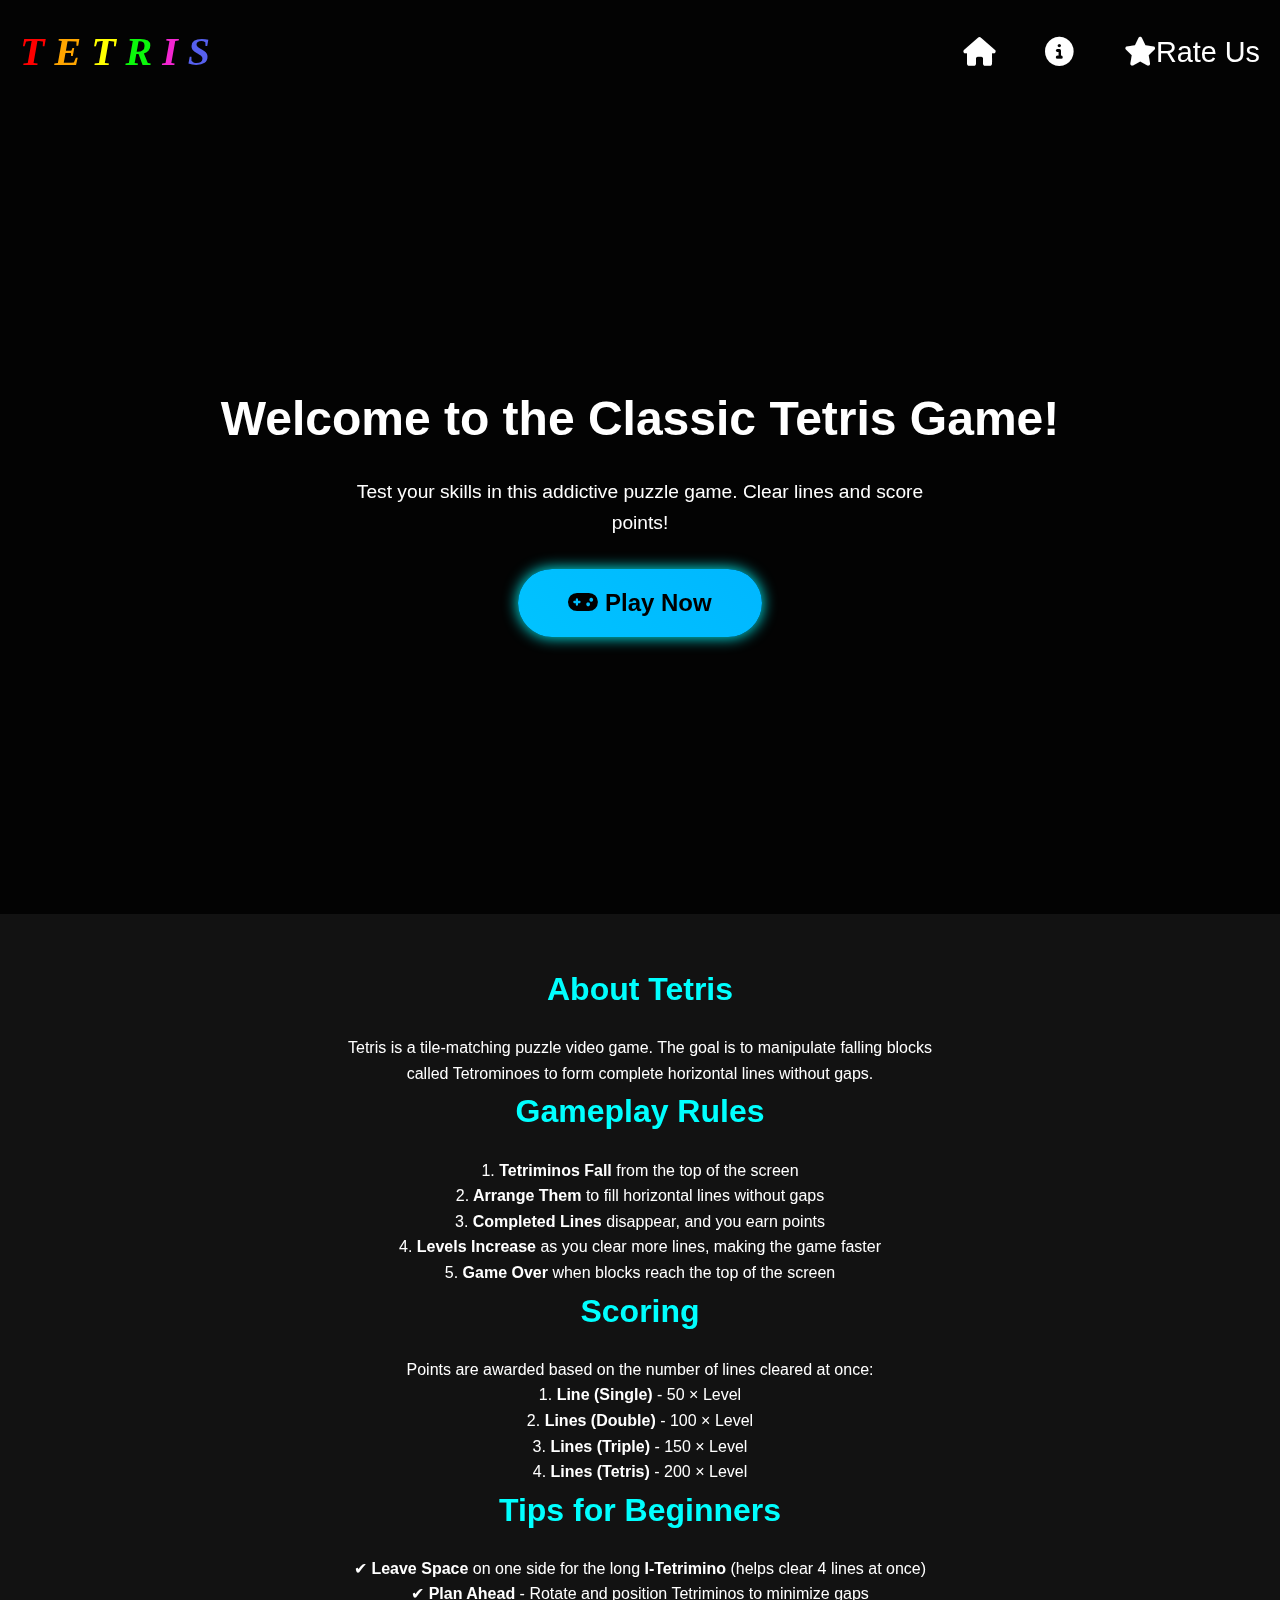
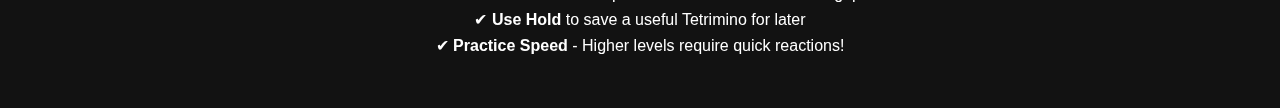
<file: index.html>
<!DOCTYPE html>
<html lang="en">
<head>
  <meta charset="UTF-8" />
  <meta name="viewport" content="width=device-width, initial-scale=1.0"/>
  <title>Tetris Game</title>
  <link rel="stylesheet" href="home.css" />
   <link rel="stylesheet" href="https://cdnjs.cloudflare.com/ajax/libs/font-awesome/6.4.0/css/all.min.css">
</head>
<body>
   <div class="video-background">
        <div class="video-foreground">
            <iframe src="https://www.youtube.com/embed/uFgTk481av4?autoplay=1&loop=1&playlist=uFgTk481av4&mute=1&controls=0&disablekb=1&fs=0&modestbranding=1" 
                    frameborder="0" 
                    allow="autoplay; encrypted-media" 
                    allowfullscreen></iframe>
        </div>
    </div>
  <header>
    <nav class="navbar">
      <div class="logo">
        <span style="color: red;">T</span>
      <span style="color: orange;">E</span>
    <span style="color: yellow;">T</span>
  <span style="color: rgb(11, 248, 11);">R</span>
<span style="color: rgb(243, 38, 209);">I</span>
<span style="color: rgb(86, 96, 238);">S</span></div>
      <div class="menu-icon" onclick="toggleMenu()">&#9776;</div>
      <ul class="nav-links" id="navLinks">
        <li><a href="index.html"><i class="fa-solid fa-house"></i></a></li>
        <li><a href="#about"><i class="fas fa-info-circle"></i></a></li>
        <li><a href="rate.html"><i class="fas fa-star"></i>Rate Us</a></li>
      </ul>
    </nav>
  </header>

  <section class="hero">
    <div class="overlay"></div>
    <div class="hero-content">
      <h2>Welcome to the Classic Tetris Game!</h2>
      <p>Test your skills in this addictive puzzle game. Clear lines and score points!</p>
      <a href="tertis.html" class="play-btn"><i class="fas fa-gamepad"></i> Play Now</a>
    </div>
  </section>

  <section id="about" class="about">
    <h2>About Tetris</h2>
    <p>Tetris is a tile-matching puzzle video game. The goal is to manipulate falling blocks called Tetrominoes to form complete horizontal lines without gaps.</p>
    <h2>Gameplay Rules</h2>
    <ol>
        <p>1.<strong> Tetriminos Fall</strong> from the top of the screen</p>
        <p>2.<strong> Arrange Them</strong> to fill horizontal lines without gaps</p>
        <p>3.<strong> Completed Lines</strong> disappear, and you earn points</p>
        <p>4.<strong> Levels Increase</strong> as you clear more lines, making the game faster</p>
        <p>5.<strong> Game Over</strong> when blocks reach the top of the screen</p>
    </ol>
    
    <h2>Scoring</h2>
    <div class="scoring">
        <p>Points are awarded based on the number of lines cleared at once:</p>
        <ul>
           <p> 1.<strong> Line (Single)</strong> - 50 × Level</p>
           <p> 2.<strong> Lines (Double)</strong> - 100 × Level</p>
           <p> 3.<strong> Lines (Triple)</strong> - 150 × Level</p>
            <p>4.<strong> Lines (Tetris)</strong> - 200 × Level</p>
        </ul>
    </div>
    
    <h2>Tips for Beginners</h2>
    <div class="tips">
        <p>✔ <strong>Leave Space</strong> on one side for the long <strong>I-Tetrimino</strong> (helps clear 4 lines at once)</p>
        <p>✔ <strong>Plan Ahead</strong> - Rotate and position Tetriminos to minimize gaps</p>
        <p>✔ <strong>Use Hold</strong> to save a useful Tetrimino for later</p>
        <p>✔ <strong>Practice Speed</strong> - Higher levels require quick reactions!</p>
    </div>
    
  </section>

  
  <script>
    function toggleMenu() {
      document.getElementById("navLinks").classList.toggle("show");
    }
  </script>
</body>
</html>
</file>
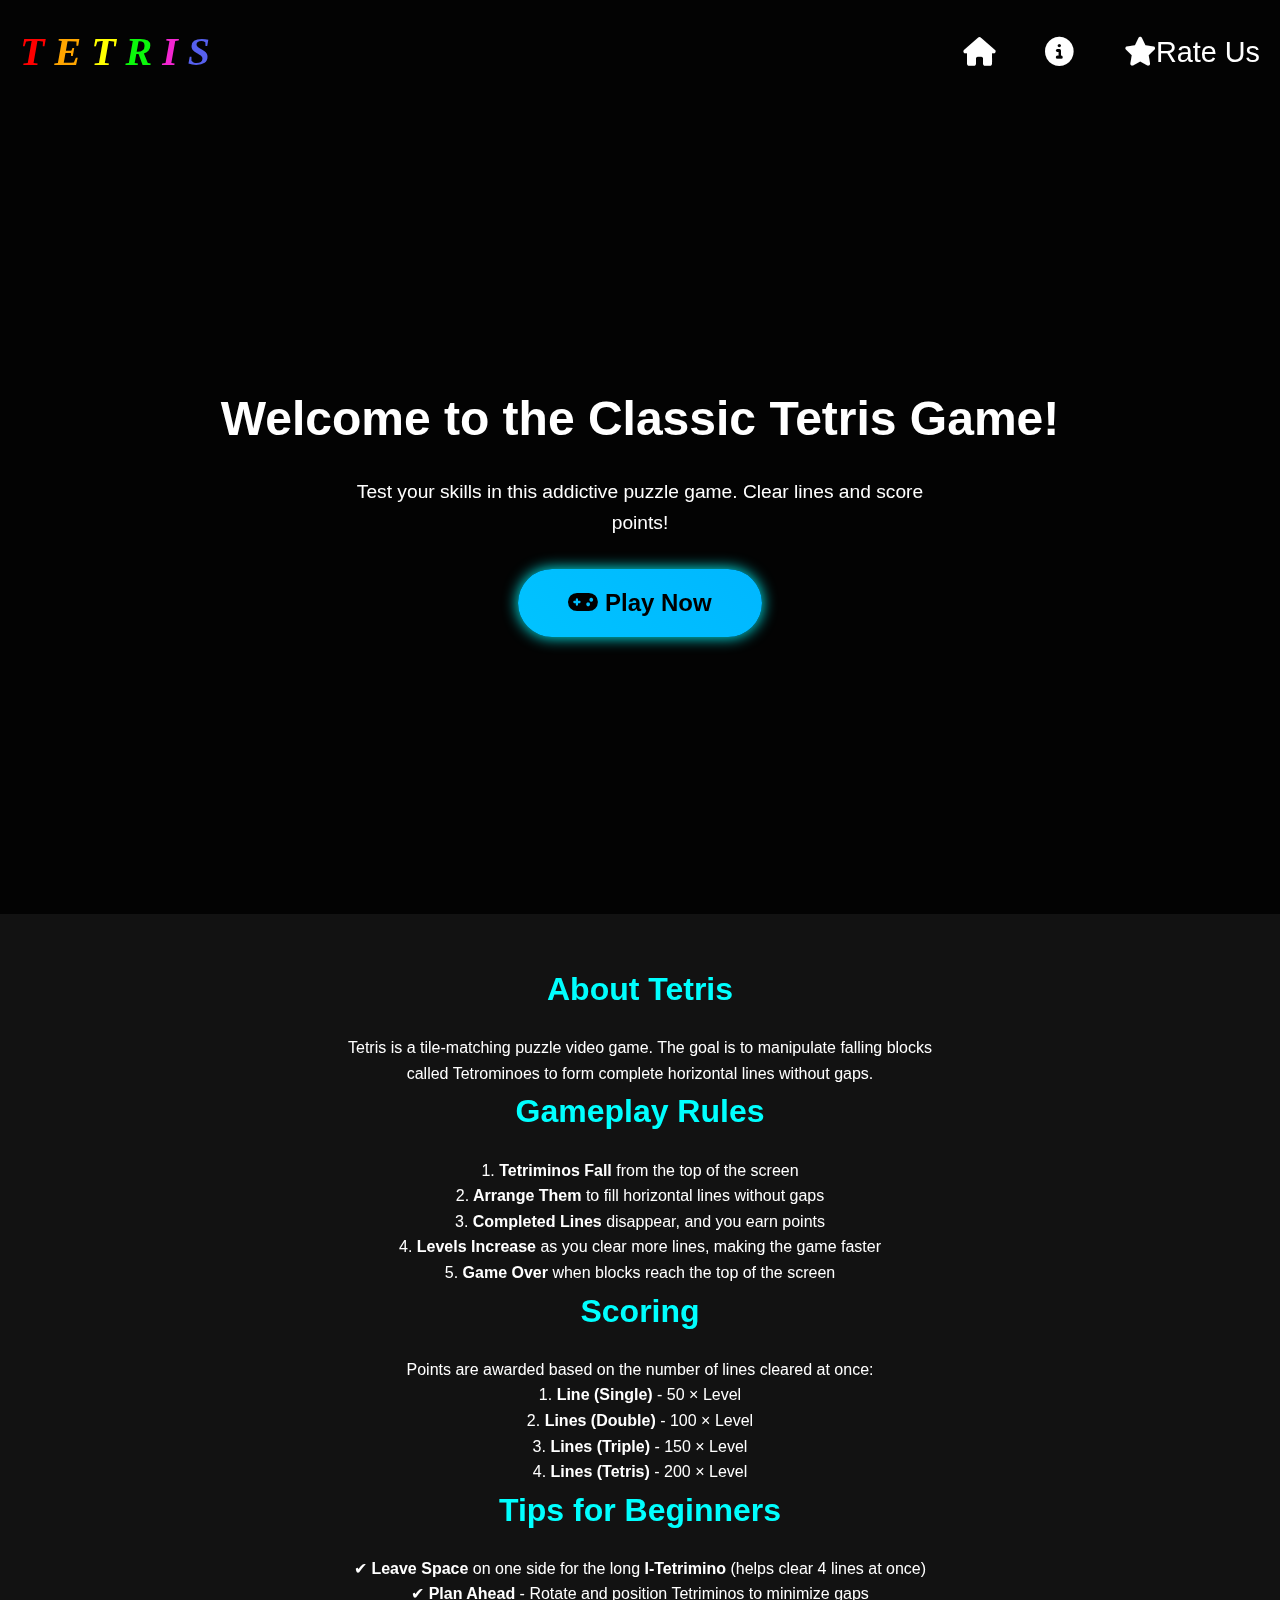
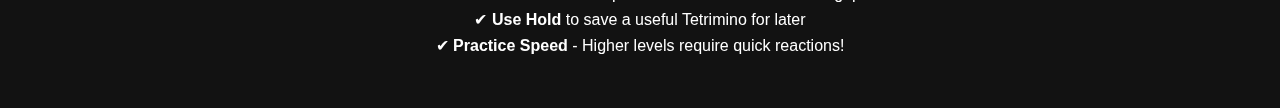
<file: home.html>
<!DOCTYPE html>
<html lang="en">
<head>
  <meta charset="UTF-8" />
  <meta name="viewport" content="width=device-width, initial-scale=1.0"/>
  <title>Tetris Game</title>
  <link rel="stylesheet" href="home.css" />
   <link rel="stylesheet" href="https://cdnjs.cloudflare.com/ajax/libs/font-awesome/6.4.0/css/all.min.css">
</head>
<body>
    <div class="video-background">
        <div class="video-foreground">
            <iframe src="https://www.youtube.com/embed/uFgTk481av4?autoplay=1&loop=1&playlist=uFgTk481av4&mute=1&controls=0&disablekb=1&fs=0&modestbranding=1" 
                    frameborder="0" 
                    allow="autoplay; encrypted-media" 
                    allowfullscreen></iframe>
        </div>
    </div>
  <header>
    <nav class="navbar">
      <div class="logo">
        <span style="color: red;">T</span>
      <span style="color: orange;">E</span>
    <span style="color: yellow;">T</span>
  <span style="color: rgb(11, 248, 11);">R</span>
<span style="color: rgb(243, 38, 209);">I</span>
<span style="color: rgb(86, 96, 238);">S</span></div>
      <div class="menu-icon" onclick="toggleMenu()">&#9776;</div>
      <ul class="nav-links" id="navLinks">
        <li><a href="home.html"><i class="fa-solid fa-house"></i></a></li>
        <li><a href="#about"><i class="fas fa-info-circle"></i></a></li>
        <li><a href="rate.html"><i class="fas fa-star"></i>Rate Us</a></li>
      </ul>
    </nav>
  </header>

  <section class="hero">
    <div class="overlay"></div>
    <div class="hero-content">
      <h2>Welcome to the Classic Tetris Game!</h2>
      <p>Test your skills in this addictive puzzle game. Clear lines and score points!</p>
      <a href="tertis.html" class="play-btn"><i class="fas fa-gamepad"></i> Play Now</a>
    </div>
  </section>

  <section id="about" class="about">
    <h2>About Tetris</h2>
    <p>Tetris is a tile-matching puzzle video game. The goal is to manipulate falling blocks called Tetrominoes to form complete horizontal lines without gaps.</p>
    <h2>Gameplay Rules</h2>
    <ol>
        <p>1.<strong> Tetriminos Fall</strong> from the top of the screen</p>
        <p>2.<strong> Arrange Them</strong> to fill horizontal lines without gaps</p>
        <p>3.<strong> Completed Lines</strong> disappear, and you earn points</p>
        <p>4.<strong> Levels Increase</strong> as you clear more lines, making the game faster</p>
        <p>5.<strong> Game Over</strong> when blocks reach the top of the screen</p>
    </ol>
    
    <h2>Scoring</h2>
    <div class="scoring">
        <p>Points are awarded based on the number of lines cleared at once:</p>
        <ul>
           <p> 1.<strong> Line (Single)</strong> - 50 × Level</p>
           <p> 2.<strong> Lines (Double)</strong> - 100 × Level</p>
           <p> 3.<strong> Lines (Triple)</strong> - 150 × Level</p>
            <p>4.<strong> Lines (Tetris)</strong> - 200 × Level</p>
        </ul>
    </div>
    
    <h2>Tips for Beginners</h2>
    <div class="tips">
        <p>✔ <strong>Leave Space</strong> on one side for the long <strong>I-Tetrimino</strong> (helps clear 4 lines at once)</p>
        <p>✔ <strong>Plan Ahead</strong> - Rotate and position Tetriminos to minimize gaps</p>
        <p>✔ <strong>Use Hold</strong> to save a useful Tetrimino for later</p>
        <p>✔ <strong>Practice Speed</strong> - Higher levels require quick reactions!</p>
    </div>
    
  </section>

  
  <script>
    function toggleMenu() {
      document.getElementById("navLinks").classList.toggle("show");
    }
  </script>
</body>
</html>
</file>
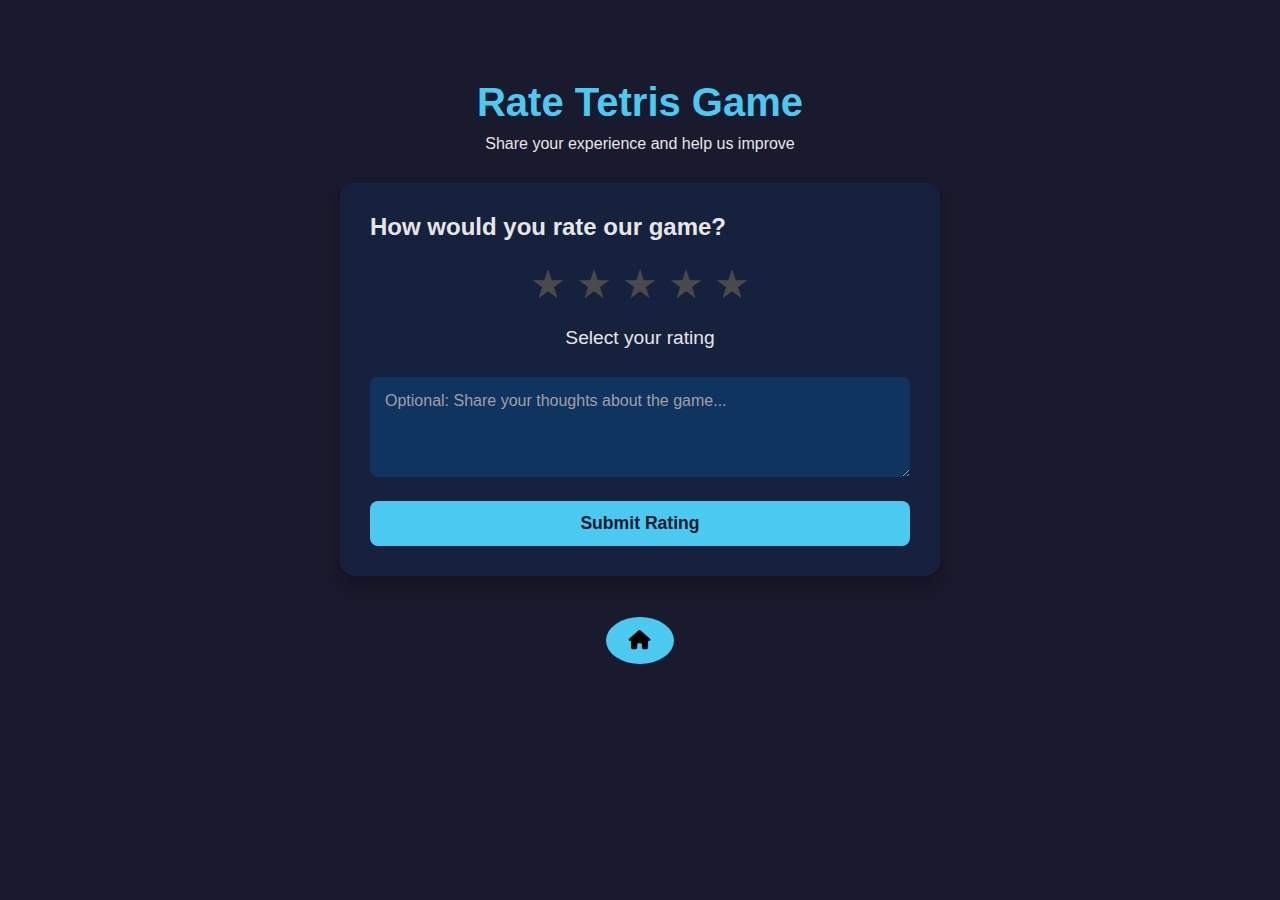
<file: rate.html>
<!DOCTYPE html>
<html lang="en">
<head>
    <meta charset="UTF-8">
    <meta name="viewport" content="width=device-width, initial-scale=1.0">
    <title>Tetris Game - Rate Us</title>
     <link rel="stylesheet" href="https://cdnjs.cloudflare.com/ajax/libs/font-awesome/6.4.0/css/all.min.css">

    <link rel="stylesheet" href="rate.css">
    
</head>
<body>
    <header>
        <div>


        </div>
        <h1>Rate Tetris Game</h1>
        <p>Share your experience and help us improve</p>
    </header>

    <div class="rating-container">
        <h2>How would you rate our game?</h2>
        <div class="rating-stars">
            <div class="star" data-value="1">★</div>
            <div class="star" data-value="2">★</div>
            <div class="star" data-value="3">★</div>
            <div class="star" data-value="4">★</div>
            <div class="star" data-value="5">★</div>
        </div>
        <div class="rating-text">Select your rating</div>
        <textarea class="rating-feedback" placeholder="Optional: Share your thoughts about the game..."></textarea>
        <button class="submit-btn">Submit Rating</button>
    </div>
    <div><pre>


    </pre></div>
<div class="home-btn">
                    <a href="home.html" class="home-btn-btn"><i class="fa-solid fa-house"></i></a>
                    
                </div>
    </body>
    <script src="rate.js"></script>
</html>
</file>
<file: rate.css>
* {
            box-sizing: border-box;
            margin: 0;
            padding: 0;
            font-family: 'Arial', sans-serif;
        }

        body {
            background-color: #1a1a2e;
            color: #e6e6e6;
            display: flex;
            flex-direction: column;
            align-items: center;
            min-height: 100vh;
            padding: 80px;
        }

        header {
            text-align: center;
            margin-bottom: 30px;
        }

        h1 {
            color: #4cc9f0;
            margin-bottom: 10px;
            font-size: 2.5rem;
        }

       
        .rating-container {
            background-color: #16213e;
            border-radius: 15px;
            padding: 30px;
            width: 100%;
            max-width: 600px;
            box-shadow: 0 10px 20px rgba(0, 0, 0, 0.3);
        }

        .rating-stars {
            display: flex;
            justify-content: center;
            margin: 20px 0;
        }

        .star {
            font-size: 2.5rem;
            color: #4a4a4a;
            cursor: pointer;
            transition: color 0.2s, transform 0.2s;
            margin: 0 5px;
        }

        .star:hover {
            transform: scale(1.2);
        }

        .star.active {
            color: #ffd700;
        }

        .rating-text {
            text-align: center;
            margin-bottom: 20px;
            font-size: 1.2rem;
            min-height: 30px;
        }

        .rating-feedback {
            width: 100%;
            padding: 15px;
            border-radius: 8px;
            border: none;
            background-color: #0f3460;
            color: #e6e6e6;
            font-size: 1rem;
            resize: vertical;
            min-height: 100px;
            margin-bottom: 20px;
        }

        .rating-feedback::placeholder {
            color: #a0a0a0;
        }

        .submit-btn {
            background-color: #4cc9f0;
            color: #1a1a2e;
            border: none;
            padding: 12px 25px;
            border-radius: 8px;
            font-size: 1.1rem;
            font-weight: bold;
            cursor: pointer;
            transition: background-color 0.3s;
            width: 100%;
        }
        
        .submit-btn:hover {
            background-color: #3aa8d8;
        }
        
.home-btn-btn{
   padding: 13px 23px;
  
    color: black;
    background-color: #4cc9f0;
    border-radius: 50%;
    width: 30%;
    cursor: pointer;
    font-size: 1.2rem;
}

        @media (max-width: 600px) {
            h1 {
                font-size: 2rem;
            }
            
            .rating-container {
                padding: 20px;
            }
            
            .star {
                font-size: 2rem;
            }
        }
</file>
<file: home.css>
/* Reset */
* {
  margin: 0;
  padding: 0;
  box-sizing: border-box;
}

body {
  font-family: 'Segoe UI', sans-serif;
  background: #030303;
  color: white;
  line-height: 1.6;
}

/* Navigation */
.navbar {
  display: flex;
  justify-content: space-between;
  align-items: center;
  padding: 20px;
  background: rgba(0,0,0,0);
  box-shadow: 0 2px 5px rgba(0,0,0,0);
}

.logo {
  font-size: 2.5rem;
  color: #00ffff;
  font-weight: bold;
  font-family: cursive;
  font-style: italic;
}

.nav-links {
  display: flex;
  list-style: none;
  gap: 50px;
  font-size: 1.8rem;
}

.nav-links li a {
  text-decoration: none;
  color: white;
  transition: color 0.3s;
}

.nav-links li a:hover {
  color: #00ffff;
}

.menu-icon {
  display: none;
  font-size: 2rem;
  cursor: pointer;
}
.video-background {
            position: fixed;
            top: 0;
            left: 0;
            width: 100%;
            height: 100%;
            z-index: -1;
            overflow: hidden;
        }
        
        .video-foreground {
            position: absolute;
            top: 0;
            left: 0;
            width: 100%;
            height: 100%;
            pointer-events: none;
        }
        
        iframe {
            position: absolute;
            top: 50%;
            left: 50%;
            width: 100vw;
            height: 56.25vw;
            min-height: 100vh;
            min-width: 177.77vh;
            transform: translate(-50%, -50%);
            filter: brightness(0.4);
        }

/* Hero Section */
.hero {
  position: relative;
  background: url("https://www.youtube.com/watch?v=uFgTk481av4") no-repeat center center;
  background-size: cover;
  height: 90vh;
  display: flex;
  justify-content: center;
  align-items: center;
  text-align: center;
}

.hero .overlay {
  position: absolute;
  top: 0; left: 0;
  width: 100%; height: 100%;
  background-color: rgba(0,0,0,0);
  z-index: 1;
}

.hero-content {
  position: relative;
  z-index: 2;
}

.hero-content h2 {
  font-size: 3rem;
  margin-bottom: 20px;
}

.hero-content p {
  font-size: 1.2rem;
  max-width: 600px;
  margin: 0 auto 30px;
}

.play-btn {
            display: inline-block;
            padding: 15px 50px;
            font-size: 1.5rem;
            font-weight: bold;
            color: #000;
            background: linear-gradient(45deg, rgb(0, 195, 255), rgb(0, 183, 255));
            border: none;
            border-radius: 50px;
            cursor: pointer;
            text-decoration: none;
            box-shadow: 0 0 15px aqua;
            transition: all 0.3s ease;
            animation: pulse 2s infinite;
        }
        
        .play-btn:hover {
            transform: scale(1.1);
            box-shadow: 0 0 25px rgba(156, 210, 241, 0.9);
            background: linear-gradient(45deg, #00ffff, rgb(163, 232, 241));
        }
        


/* About */
.about {
  padding: 50px 20px;
  text-align: center;
  background-color: #121212;
  height: auto;
}

.about h2 {
  margin-bottom: 20px;
  font-size: 2rem;
  color: #00ffff;
}

.about p {
  max-width: 600px;
  margin: auto;
  font-size: 1rem;
}

/* Footer */

/* Responsive */
@media (max-width: 768px) {
  .nav-links {
    display: none;
    flex-direction: column;
    background: #1a1a1a;
    padding: 10px;
  }

  .nav-links.show {
    display: flex;
  }

  .menu-icon {
    display: block;
  }

  .hero-content h2 {
    font-size: 2rem;
  }

  .play-btn {
    font-size: 1rem;
    padding: 10px 20px;
  }
  .about {
  padding: 50px 20px;
  text-align: center;
  background-color: #121212;
  height: auto;
}

}
</file>
